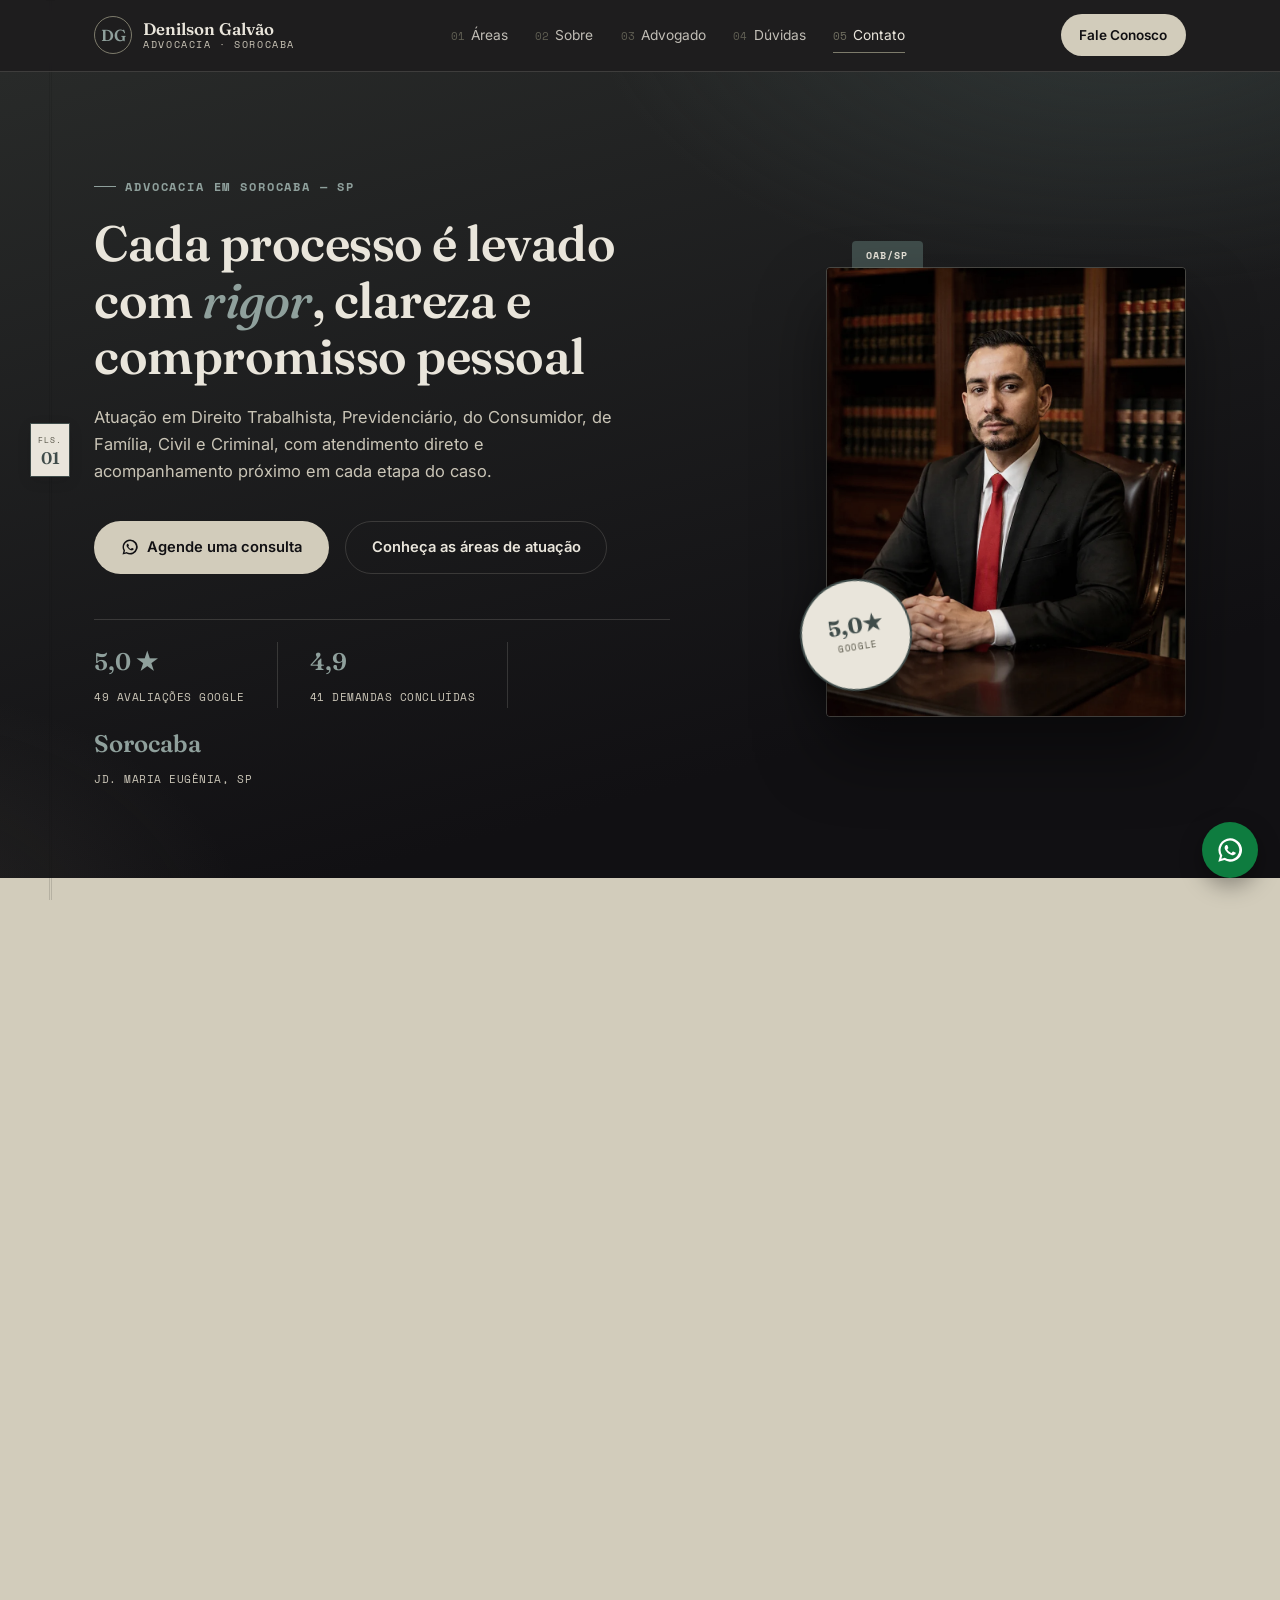
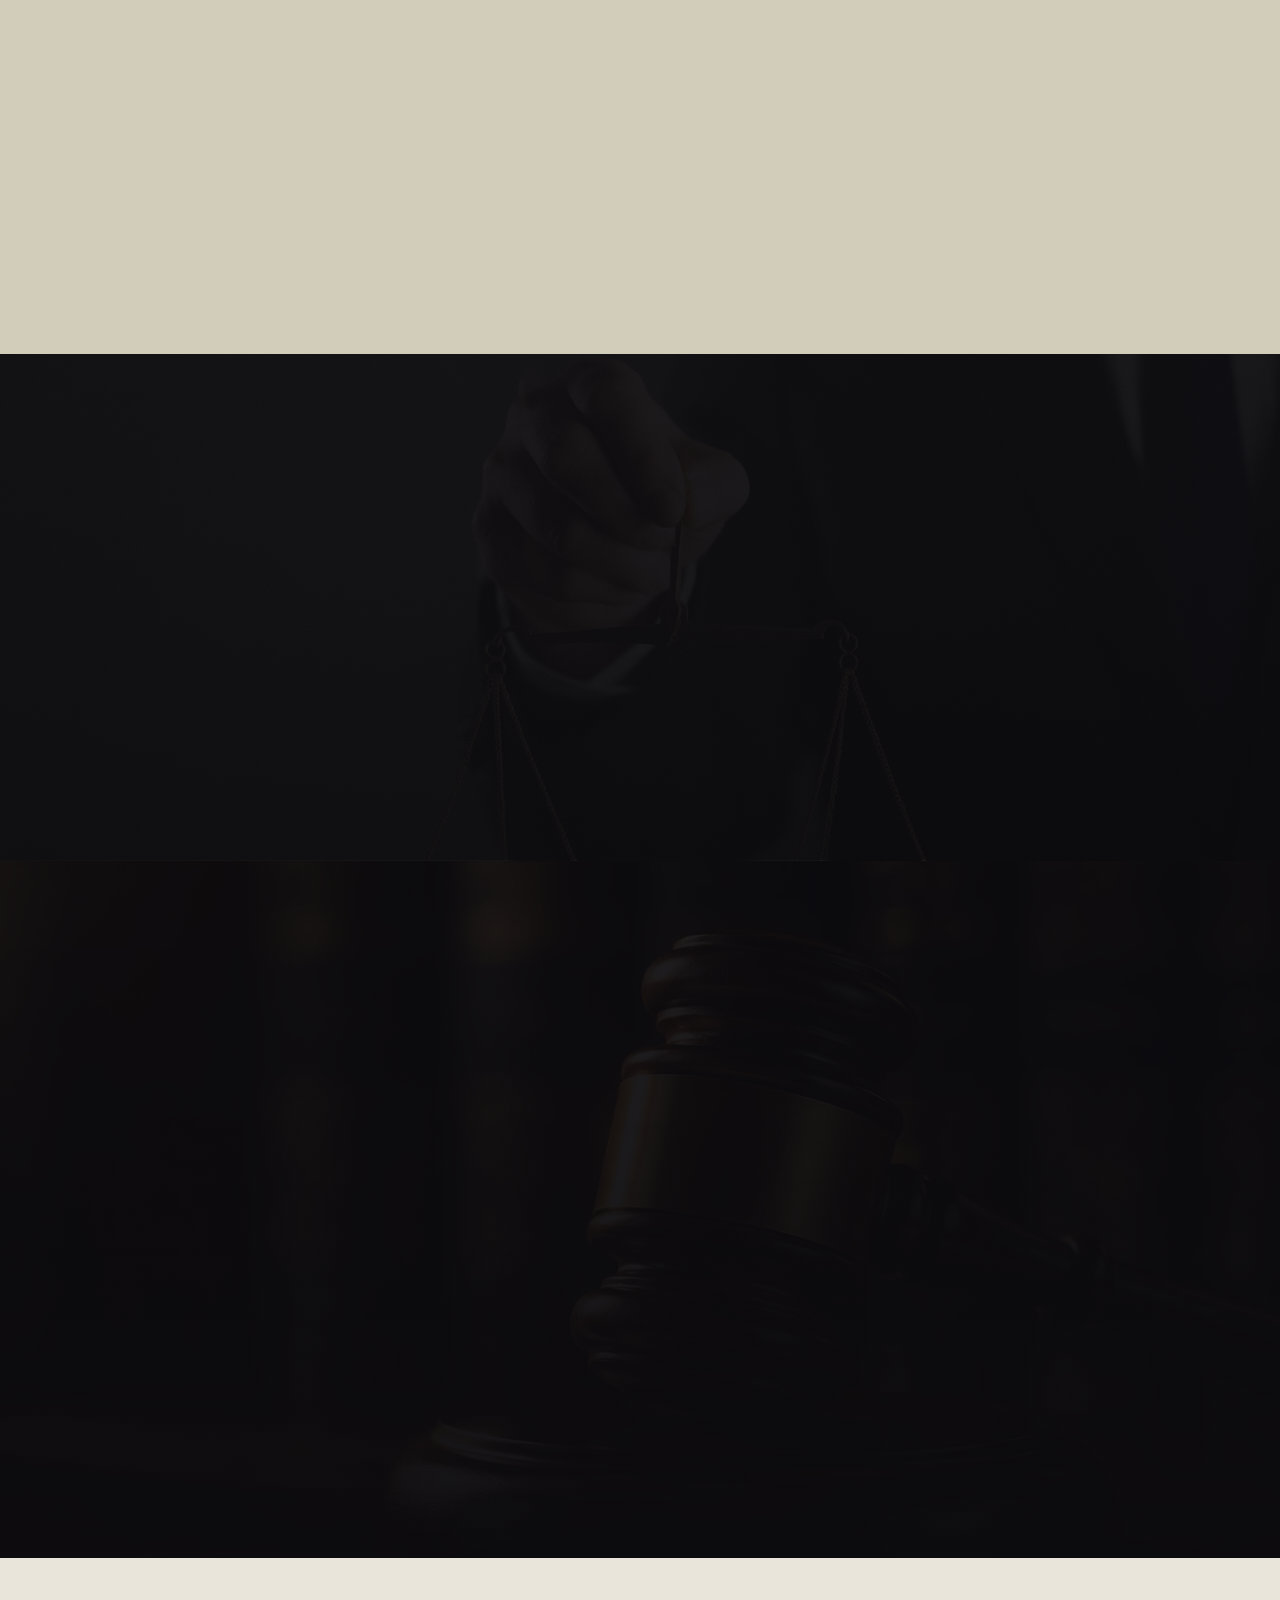
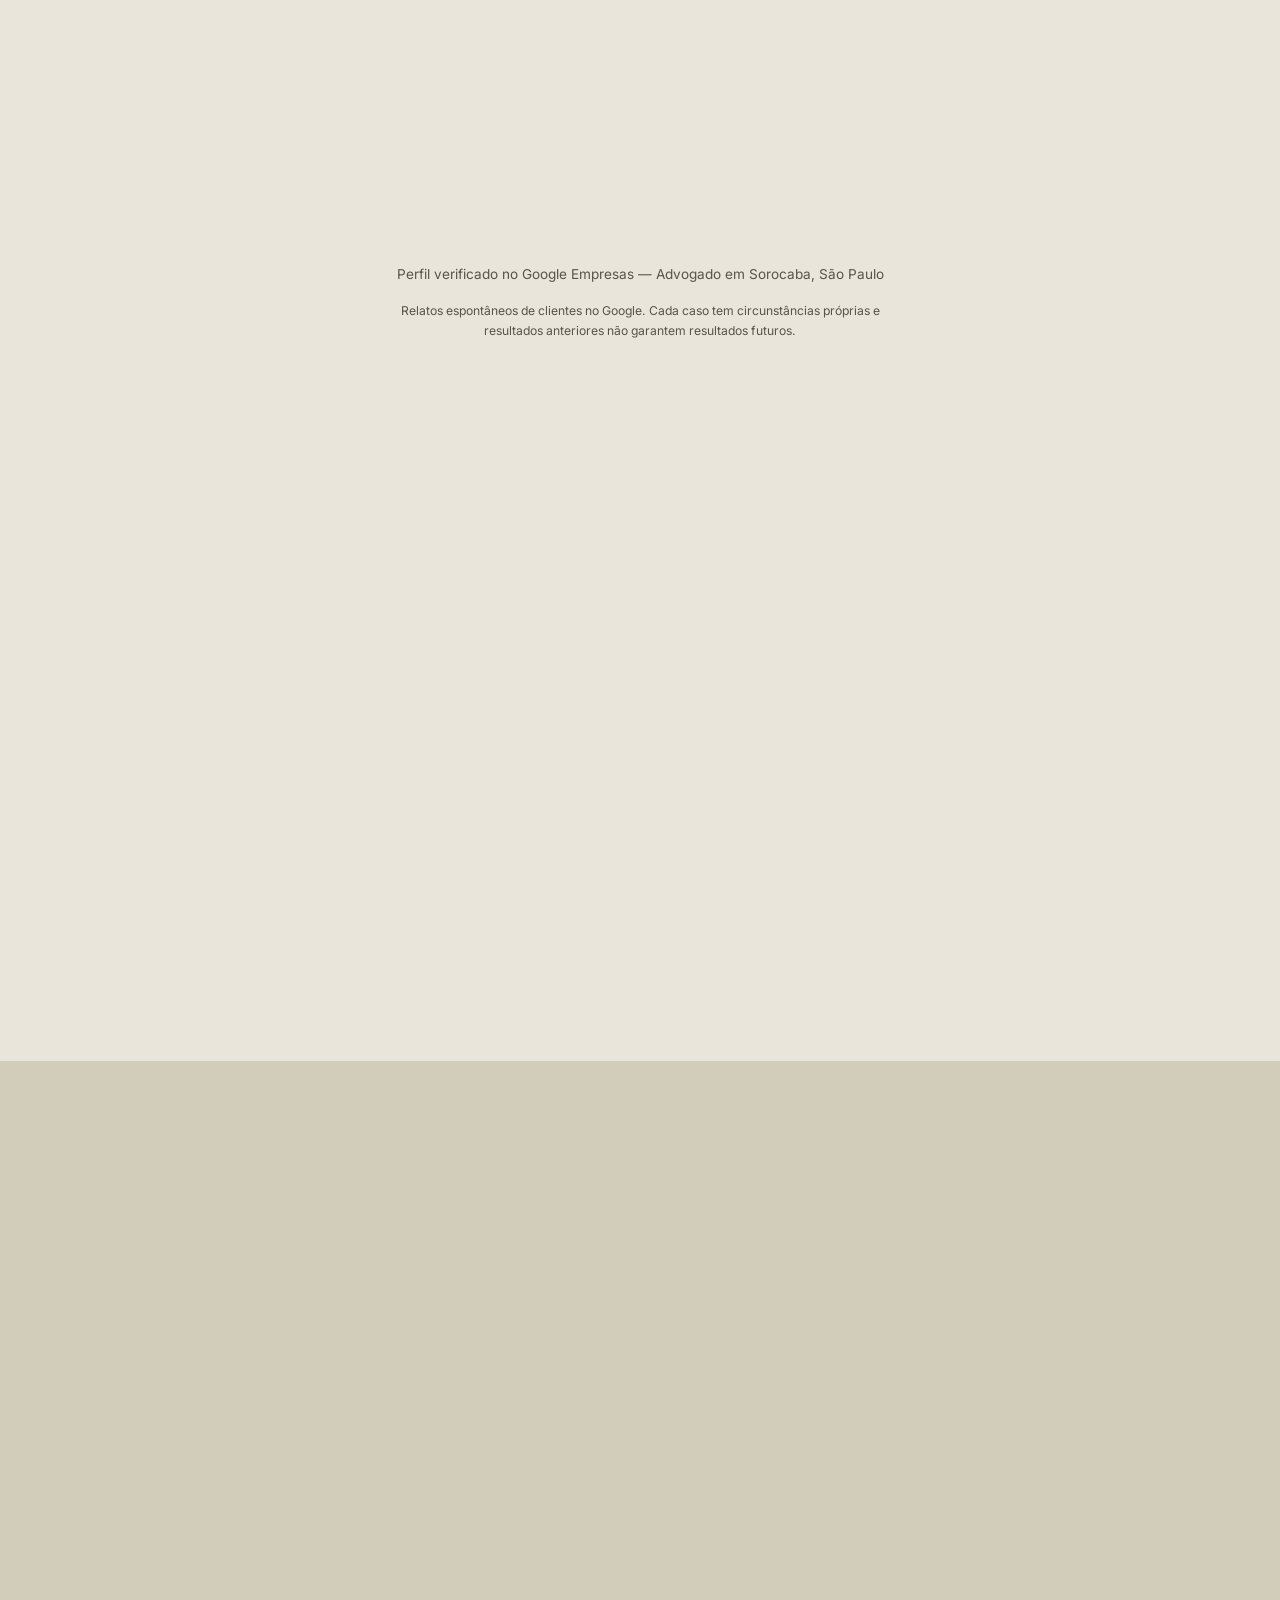
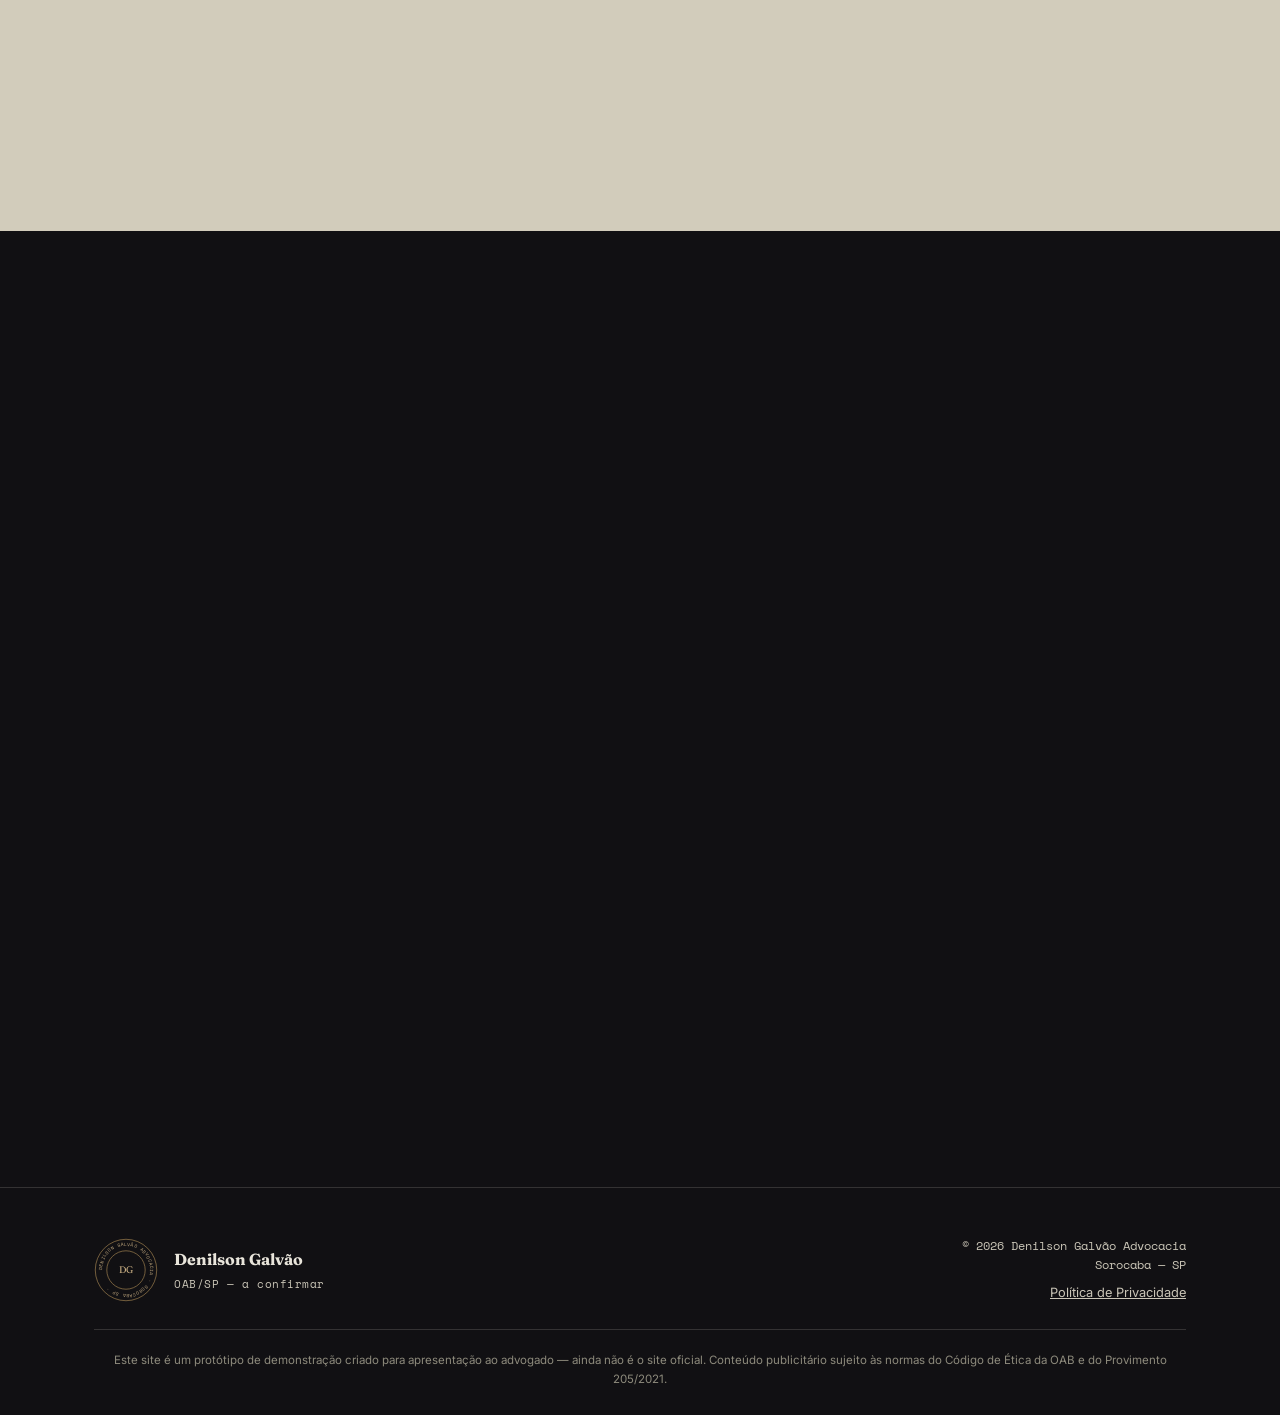
<file: index.html>
<!DOCTYPE html>
<html lang="pt-BR">
<head>
<meta charset="UTF-8">
<meta name="viewport" content="width=device-width, initial-scale=1.0">
<meta name="theme-color" content="#1c1712">
<title>Denilson Galvão Advocacia | Advogado em Sorocaba - SP</title>
<meta name="description" content="Denilson Galvão, advogado em Sorocaba, SP. Atuação em Direito Trabalhista, Previdenciário, Consumidor, Família, Civil e Criminal. Atendimento direto, avaliação 5,0 no Google.">
<link rel="canonical" href="https://SEU-DOMINIO-AQUI/">

<!-- Open Graph / Twitter Card -->
<meta property="og:type" content="website">
<meta property="og:locale" content="pt_BR">
<meta property="og:site_name" content="Denilson Galvão Advocacia">
<meta property="og:title" content="Denilson Galvão Advocacia | Advogado em Sorocaba - SP">
<meta property="og:description" content="Atuação em Direito Trabalhista, Previdenciário, Consumidor, Família, Civil e Criminal. Atendimento direto em Sorocaba, SP.">
<meta property="og:image" content="https://SEU-DOMINIO-AQUI/assets/img/retrato-denilson.webp">
<meta property="og:url" content="https://SEU-DOMINIO-AQUI/">
<meta name="twitter:card" content="summary_large_image">
<meta name="twitter:title" content="Denilson Galvão Advocacia | Advogado em Sorocaba - SP">
<meta name="twitter:description" content="Atuação em Direito Trabalhista, Previdenciário, Consumidor, Família, Civil e Criminal. Atendimento direto em Sorocaba, SP.">
<meta name="twitter:image" content="https://SEU-DOMINIO-AQUI/assets/img/retrato-denilson.webp">

<link rel="icon" href="data:image/svg+xml,%3Csvg xmlns='http://www.w3.org/2000/svg' viewBox='0 0 64 64'%3E%3Ccircle cx='32' cy='32' r='30' fill='%231c1712'/%3E%3Ccircle cx='32' cy='32' r='30' fill='none' stroke='%23ab8a54' stroke-width='2'/%3E%3Ctext x='32' y='41' font-family='Georgia,serif' font-size='26' fill='%23ab8a54' text-anchor='middle'%3EDG%3C/text%3E%3C/svg%3E">
<link rel="preconnect" href="https://fonts.googleapis.com">
<link rel="preconnect" href="https://fonts.gstatic.com" crossorigin>
<link href="https://fonts.googleapis.com/css2?family=Fraunces:ital,opsz,wght@0,9..144,400;0,9..144,500;0,9..144,600;0,9..144,700;1,9..144,500;1,9..144,600&family=Inter:wght@400;500;600;700&family=Space+Mono:wght@400;700&display=swap" rel="stylesheet">
<link rel="stylesheet" href="css/style.css">

<!-- Dados estruturados (Schema.org) — ajuda o Google a entender o negócio -->
<script type="application/ld+json">
{
  "@context": "https://schema.org",
  "@type": "Attorney",
  "name": "Denilson Galvão Advocacia",
  "image": "https://SEU-DOMINIO-AQUI/assets/img/retrato-denilson.webp",
  "telephone": "+5515996849382",
  "address": {
    "@type": "PostalAddress",
    "streetAddress": "R. Atanázio Soares, 2.783 - Sl 11, Jardim Maria Eugênia",
    "addressLocality": "Sorocaba",
    "addressRegion": "SP",
    "postalCode": "18074-385",
    "addressCountry": "BR"
  },
  "areaServed": "Sorocaba, SP",
  "url": "https://SEU-DOMINIO-AQUI/",
  "aggregateRating": {
    "@type": "AggregateRating",
    "ratingValue": "5.0",
    "reviewCount": "49"
  }
}
</script>

<!--
  Google Analytics 4 (opcional) — descomente e substitua G-XXXXXXXXXX pelo ID real
  para ativar a medição de audiência. Exige atualizar o banner/política de
  cookies em privacidade.html para mencionar o uso de analytics.

  <script async src="https://www.googletagmanager.com/gtag/js?id=G-XXXXXXXXXX"></script>
  <script>
    window.dataLayer = window.dataLayer || [];
    function gtag(){dataLayer.push(arguments);}
    gtag('js', new Date());
    gtag('config', 'G-XXXXXXXXXX');
  </script>

  Meta Pixel (opcional) — substitua SEU_PIXEL_ID pelo ID real.

  <script>
    !function(f,b,e,v,n,t,s){if(f.fbq)return;n=f.fbq=function(){n.callMethod?
    n.callMethod.apply(n,arguments):n.queue.push(arguments)};if(!f._fbq)f._fbq=n;
    n.push=n;n.loaded=!0;n.version='2.0';n.queue=[];t=b.createElement(e);t.async=!0;
    t.src=v;s=b.getElementsByTagName(e)[0];s.parentNode.insertBefore(t,s)}(window,
    document,'script','https://connect.facebook.net/en_US/fbevents.js');
    fbq('init', 'SEU_PIXEL_ID');
    fbq('track', 'PageView');
  </script>
-->
</head>
<body>

<a class="skip-link" href="#conteudo">Pular para o conteúdo</a>

<!-- Margem de folhas: acompanha a leitura como a numeração de fls. nos autos -->
<div class="margem" aria-hidden="true">
  <div class="margem-regua"></div>
  <div class="margem-traco" id="margem-traco"></div>
  <div class="margem-selo">
    <span class="margem-fls">fls.</span>
    <span class="margem-num" id="margem-num">01</span>
  </div>
</div>

<header>
  <div class="nav">
    <a class="logo" href="#topo">
      <div class="logo-seal" aria-hidden="true">DG</div>
      <div class="logo-text">
        <strong>Denilson Galvão</strong>
        <span>Advocacia · Sorocaba</span>
      </div>
    </a>
    <ul class="nav-links" id="nav-links">
      <li><a href="#areas"><i>01</i>Áreas</a></li>
      <li><a href="#sobre"><i>02</i>Sobre</a></li>
      <li><a href="#equipe"><i>03</i>Advogado</a></li>
      <li><a href="#faq"><i>04</i>Dúvidas</a></li>
      <li><a href="#contato"><i>05</i>Contato</a></li>
    </ul>
    <a class="nav-cta" href="https://wa.me/5515996849382" target="_blank" rel="noopener">Fale Conosco</a>
    <button class="menu-toggle" id="menu-toggle" aria-label="Abrir menu" aria-expanded="false" aria-controls="nav-links">☰</button>
  </div>
</header>

<main id="conteudo">

<section class="hero" id="topo">
  <div class="container hero-grid">
    <div class="hero-text">
      <span class="eyebrow claro">Advocacia em Sorocaba — SP</span>
      <h1>Cada processo é levado com <em>rigor</em>, clareza e compromisso pessoal</h1>
      <p class="sub">Atuação em Direito Trabalhista, Previdenciário, do Consumidor, de Família, Civil e Criminal, com atendimento direto e acompanhamento próximo em cada etapa do caso.</p>
      <div class="hero-actions">
        <a class="btn btn-primary" href="https://wa.me/5515996849382" target="_blank" rel="noopener">
          <svg width="18" height="18" viewBox="0 0 24 24" fill="currentColor" aria-hidden="true"><path d="M12 2a10 10 0 0 0-8.6 15L2 22l5.2-1.4A10 10 0 1 0 12 2Zm0 18a8 8 0 0 1-4.1-1.1l-.3-.2-3 .8.8-2.9-.2-.3A8 8 0 1 1 12 20Zm4.4-5.9c-.2-.1-1.4-.7-1.6-.8-.2-.1-.4-.1-.5.1-.2.2-.6.8-.8 1-.1.2-.3.2-.5.1-.2-.1-1-.4-1.9-1.2-.7-.6-1.2-1.4-1.3-1.6-.1-.2 0-.4.1-.5l.4-.4c.1-.1.2-.3.2-.4.1-.2 0-.3 0-.5s-.5-1.2-.7-1.7c-.2-.4-.4-.4-.5-.4h-.5c-.2 0-.4.1-.6.3-.2.2-.8.8-.8 1.9s.8 2.2.9 2.4c.1.2 1.6 2.5 4 3.5.6.2 1 .4 1.3.5.6.2 1.1.1 1.5-.1.5-.2 1.4-.6 1.6-1.1.2-.5.2-.9.1-1Z"/></svg>
          Agende uma consulta
        </a>
        <a class="btn btn-ghost" href="#areas">Conheça as áreas de atuação</a>
      </div>
      <div class="hero-stats">
        <div class="hero-stat"><strong>5,0 ★</strong><span>49 avaliações Google</span></div>
        <div class="hero-stat"><strong>4,9</strong><span>41 demandas concluídas</span></div>
        <div class="hero-stat"><strong>Sorocaba</strong><span>Jd. Maria Eugênia, SP</span></div>
      </div>
    </div>
    <div class="hero-photo">
      <div class="hero-photo-frame">
        <span class="hero-photo-tab">OAB/SP</span>
        <img src="assets/img/retrato-denilson.webp" alt="Dr. Denilson Galvão, advogado, em seu escritório em Sorocaba" width="900" height="1200" fetchpriority="high">
      </div>
      <div class="hero-seal" aria-hidden="true"><strong>5,0★</strong><span>Google</span></div>
    </div>
  </div>
</section>

<section class="areas" id="areas">
  <div class="container">
    <div class="section-head reveal">
      <span class="eyebrow">Áreas de Atuação</span>
      <h2>Como posso ajudar você</h2>
      <p>Atendimento direto, com orientação clara sobre cada etapa do seu caso.</p>
    </div>
    <div class="areas-list">
      <div class="area-row reveal">
        <span class="area-icon" aria-hidden="true"><svg viewBox="0 0 24 24" fill="none" stroke="currentColor" stroke-width="1.5"><rect x="3" y="7" width="18" height="13" rx="2"/><path d="M8 7V5a2 2 0 0 1 2-2h4a2 2 0 0 1 2 2v2M3 13h18"/></svg></span>
        <div class="area-body"><span class="area-tag">Art. 1º</span><h3>Direito Trabalhista</h3><p>Defesa de direitos de trabalhadores e empregadores.</p></div>
      </div>
      <div class="area-row reveal">
        <span class="area-icon" aria-hidden="true"><svg viewBox="0 0 24 24" fill="none" stroke="currentColor" stroke-width="1.5"><path d="M12 3l7 3v5c0 5-3.5 8-7 10-3.5-2-7-5-7-10V6l7-3Z"/></svg></span>
        <div class="area-body"><span class="area-tag">Art. 2º</span><h3>Direito Previdenciário</h3><p>Aposentadoria, benefícios do INSS e revisões.</p></div>
      </div>
      <div class="area-row reveal">
        <span class="area-icon" aria-hidden="true"><svg viewBox="0 0 24 24" fill="none" stroke="currentColor" stroke-width="1.5"><path d="M6 8h12l-1 12H7L6 8Z"/><path d="M9 8V6a3 3 0 0 1 6 0v2"/></svg></span>
        <div class="area-body"><span class="area-tag">Art. 3º</span><h3>Direito do Consumidor</h3><p>Defesa contra cobranças indevidas e produtos/serviços com defeito.</p></div>
      </div>
      <div class="area-row reveal">
        <span class="area-icon" aria-hidden="true"><svg viewBox="0 0 24 24" fill="none" stroke="currentColor" stroke-width="1.5"><path d="M3 11l9-7 9 7"/><path d="M5 10v9a1 1 0 0 0 1 1h4v-6h4v6h4a1 1 0 0 0 1-1v-9"/></svg></span>
        <div class="area-body"><span class="area-tag">Art. 4º</span><h3>Direito de Família</h3><p>Divórcio, pensão alimentícia, guarda e inventário.</p></div>
      </div>
      <div class="area-row reveal">
        <span class="area-icon" aria-hidden="true"><svg viewBox="0 0 24 24" fill="none" stroke="currentColor" stroke-width="1.5"><path d="M4 4h11l5 5v11a1 1 0 0 1-1 1H4a1 1 0 0 1-1-1V5a1 1 0 0 1 1-1Z"/><path d="M14 4v5h5M8 13h8M8 17h5"/></svg></span>
        <div class="area-body"><span class="area-tag">Art. 5º</span><h3>Direito Civil</h3><p>Contratos, indenizações e questões patrimoniais.</p></div>
      </div>
      <div class="area-row reveal">
        <span class="area-icon" aria-hidden="true"><svg viewBox="0 0 24 24" fill="none" stroke="currentColor" stroke-width="1.5"><path d="M14 4l6 6M4 14l6 6M12.5 5.5l6 6M3 21l4-1 9-9-3-3-9 9-1 4Z"/></svg></span>
        <div class="area-body"><span class="area-tag">Art. 6º</span><h3>Direito Criminal</h3><p>Defesa em processos criminais e acompanhamento em inquéritos.</p></div>
      </div>
    </div>
  </div>
</section>

<section id="sobre">
  <div class="container sobre">
    <div class="sobre-visual reveal grain">
      <img src="assets/img/mesa-escritorio.webp" alt="Mesa de escritório com livros de direito e balança" loading="lazy" width="1000" height="667">
      <div class="caption">Escritório · Sorocaba, SP</div>
    </div>
    <div class="sobre-texto reveal">
      <span class="eyebrow">Sobre o escritório</span>
      <h2>Compromisso com cada caso, do início ao fim</h2>
      <p>Denilson Galvão é advogado em Sorocaba, com atuação em Direito Trabalhista, Previdenciário, do Consumidor, de Família, Civil e Criminal. O atendimento é direto e pessoal: cada cliente conversa com o próprio advogado responsável pelo caso, sem intermediários.</p>
      <blockquote>"Cada cliente entende exatamente em que pé está seu processo, sem termos técnicos desnecessários."</blockquote>
      <p>Atendimento no Jardim Maria Eugênia, em Sorocaba, com foco em clareza e proximidade em cada etapa do caso.</p>
      <div class="sobre-badges">
        <div class="badge-card"><strong>5,0 ★ Google</strong><span>49 AVALIAÇÕES DE CLIENTES</span></div>
        <div class="badge-card"><strong>4,9 de nota</strong><span>EM 41 DEMANDAS REALIZADAS</span></div>
      </div>
    </div>
  </div>
</section>

<section class="diferenciais" id="diferenciais">
  <div class="container">
    <div class="section-head reveal">
      <span class="eyebrow">Por que nos escolher</span>
      <h2>O que diferencia o atendimento</h2>
    </div>
    <div class="dif-grid">
      <div class="dif-card reveal">
        <span class="dif-num">01</span>
        <h3>Atendimento direto</h3>
        <p>Você fala com o próprio advogado responsável pelo seu caso, do primeiro contato ao encerramento do processo.</p>
      </div>
      <div class="dif-card reveal">
        <span class="dif-num">02</span>
        <h3>Múltiplas áreas, um só contato</h3>
        <p>Trabalhista, previdenciário, consumidor, família, civil e criminal — atendidos pelo mesmo escritório.</p>
      </div>
      <div class="dif-card reveal">
        <span class="dif-num">03</span>
        <h3>Comunicação acessível</h3>
        <p>Explicações claras sobre o andamento do processo, sem juridiquês desnecessário.</p>
      </div>
      <div class="dif-card reveal">
        <span class="dif-num">04</span>
        <h3>Canal direto por WhatsApp</h3>
        <p>Contato objetivo para dúvidas e agendamento, sem burocracia para falar com o escritório.</p>
      </div>
    </div>
  </div>
</section>

<section class="equipe" id="equipe">
  <div class="container">
    <div class="section-head reveal">
      <span class="eyebrow">O Advogado</span>
      <h2>Quem vai cuidar do seu caso</h2>
    </div>
    <div class="equipe-card reveal">
      <div class="equipe-foto">
        <img src="assets/img/retrato-denilson.webp" alt="Dr. Denilson Galvão" loading="lazy" width="600" height="600">
      </div>
      <div class="equipe-info">
        <h3>Denilson Galvão</h3>
        <span class="cargo">Advogado</span>
        <ul class="equipe-lista">
          <li><b>OAB/SP</b><span>— a confirmar</span></li>
          <li><b>Formação</b><span>— a confirmar</span></li>
        </ul>
        <div class="equipe-areas">
          <span>Trabalhista</span>
          <span>Previdenciário</span>
          <span>Consumidor</span>
          <span>Família</span>
          <span>Civil</span>
          <span>Criminal</span>
        </div>
      </div>
    </div>
  </div>
</section>

<section class="servicos grain" id="servicos">
  <div class="container">
    <div class="section-head reveal">
      <span class="eyebrow claro">Serviços</span>
      <h2>O que fazemos no dia a dia do seu processo</h2>
    </div>
    <div class="servicos-pills reveal">
      <span class="pill">Audiências</span>
      <span class="pill">Acompanhamentos</span>
      <span class="pill">Protocolos</span>
      <span class="pill">Cópias</span>
      <span class="pill">Certidões</span>
      <span class="pill">Visitas in loco</span>
      <span class="pill">Elaboração de Peças</span>
      <span class="pill">Elaboração de Tese</span>
      <span class="pill">Exame de Processos</span>
      <span class="pill">Andamentos</span>
      <span class="pill">Sustentações Orais</span>
      <span class="pill">Distribuições</span>
    </div>
  </div>
</section>

<section class="desempenho" id="desempenho">
  <div class="container">
    <div class="section-head reveal">
      <span class="eyebrow claro">Desempenho</span>
      <h2>Números que refletem o atendimento prestado</h2>
    </div>
    <div class="desempenho-inner">
      <div class="desempenho-headline reveal">
        <div class="big-stat">4,9</div>
        <p>Nota média de satisfação em 41 demandas concluídas.</p>
      </div>
      <div class="desempenho-lista reveal">
        <div class="linha"><span class="servico">Audiências</span><span class="pontos"></span><span class="valor">5,0</span><span class="qtd">1 demanda</span></div>
        <div class="linha"><span class="servico">Acompanhamentos</span><span class="pontos"></span><span class="valor">5,0</span><span class="qtd">4 demandas</span></div>
        <div class="linha"><span class="servico">Protocolos</span><span class="pontos"></span><span class="valor">4,9</span><span class="qtd">8 demandas</span></div>
        <div class="linha"><span class="servico">Cópias</span><span class="pontos"></span><span class="valor">4,9</span><span class="qtd">23 demandas</span></div>
        <div class="linha"><span class="servico">Visitas in loco</span><span class="pontos"></span><span class="valor">5,0</span><span class="qtd">1 demanda</span></div>
        <div class="linha"><span class="servico">Certidões</span><span class="pontos"></span><span class="valor">4,8</span><span class="qtd">4 demandas</span></div>
      </div>
    </div>
  </div>
</section>

<section id="depoimentos">
  <div class="container">
    <div class="section-head reveal">
      <span class="eyebrow">Avaliações</span>
      <h2>O que dizem sobre o atendimento</h2>
    </div>
    <div class="avaliacao-geral reveal"><b>5,0</b> ★★★★★ &nbsp;— 49 avaliações no Google</div>
    <p class="avaliacao-sub">Perfil verificado no Google Empresas — Advogado em Sorocaba, São Paulo</p>
    <p class="avaliacao-disclaimer">Relatos espontâneos de clientes no Google. Cada caso tem circunstâncias próprias e resultados anteriores não garantem resultados futuros.</p>
    <div class="depo-grid">
      <div class="depo-card reveal">
        <div class="stars" aria-hidden="true">★★★★★</div>
        <p>"Só tenho a agradecer ao doutor em um momento difícil na minha vida, aonde ele resolveu o problema rapidamente, e também é uma pessoa muito prestativa que realmente se preocupa com o seu cliente."</p>
        <div class="depo-quem"><div class="avatar" aria-hidden="true">D</div><div><strong>Dinho Melo</strong><span>Avaliação no Google</span></div></div>
      </div>
      <div class="depo-card reveal">
        <div class="stars" aria-hidden="true">★★★★★</div>
        <p>"Dr Denilson é excelente, advogado meu e da minha irmã, sempre pronto para responder dúvidas e muito atencioso, recomendo de olhos fechados."</p>
        <div class="depo-quem"><div class="avatar" aria-hidden="true">S</div><div><strong>Stephanie Cristina</strong><span>Avaliação no Google</span></div></div>
      </div>
      <div class="depo-card reveal">
        <div class="stars" aria-hidden="true">★★★★★</div>
        <p>"Experiência em um momento doloroso e delicado, foi realizado o inventário, e foi feito com muito profissionalismo, agilidade e responsabilidade."</p>
        <div class="depo-quem"><div class="avatar" aria-hidden="true">A</div><div><strong>Adriana Fantinelli</strong><span>Avaliação no Google</span></div></div>
      </div>
      <div class="depo-card reveal">
        <div class="stars" aria-hidden="true">★★★★★</div>
        <p>"Excelente atendimento e profissionalismo, resolveu meu problema jurídico e todo apoio pós contrato, recomendo."</p>
        <div class="depo-quem"><div class="avatar" aria-hidden="true">E</div><div><strong>Ezequiel Rubio</strong><span>Local Guide · Google</span></div></div>
      </div>
      <div class="depo-card reveal">
        <div class="stars" aria-hidden="true">★★★★★</div>
        <p>"Ótimo advogado! Sempre atencioso, prestativo, desenvolveu um ótimo trabalho, super recomendo! Se não fosse por ele minha causa estaria perdida."</p>
        <div class="depo-quem"><div class="avatar" aria-hidden="true">I</div><div><strong>Ivanilde Cardoso</strong><span>Avaliação no Google</span></div></div>
      </div>
      <div class="depo-card reveal">
        <div class="stars" aria-hidden="true">★★★★★</div>
        <p>"Precisei fazer um processo de rescisão indireta, e o Dr. Denilson me auxiliou muito bem, com muito profissionalismo e de forma bem respeitosa."</p>
        <div class="depo-quem"><div class="avatar" aria-hidden="true">L</div><div><strong>Lucas Fiorelli</strong><span>Avaliação no Google</span></div></div>
      </div>
    </div>
  </div>
</section>

<section class="faq" id="faq">
  <div class="container">
    <div class="section-head reveal">
      <span class="eyebrow">Dúvidas Frequentes</span>
      <h2>Como funciona o atendimento</h2>
    </div>
    <div class="faq-list reveal">
      <details class="faq-item">
        <summary>Como funciona o primeiro atendimento? <span class="sinal" aria-hidden="true">+</span></summary>
        <div class="faq-resposta">Você entra em contato pelo WhatsApp ou telefone, relata brevemente a situação e, se necessário, é agendado um horário para conversar com mais detalhes sobre o caso.</div>
      </details>
      <details class="faq-item">
        <summary>Quais documentos devo separar para a consulta? <span class="sinal" aria-hidden="true">+</span></summary>
        <div class="faq-resposta">De forma geral, documentos pessoais (RG, CPF, comprovante de residência) e qualquer documento relacionado ao caso — contratos, notificações, laudos ou boletins, quando existirem. A lista exata depende da área do seu caso.</div>
      </details>
      <details class="faq-item">
        <summary>O atendimento inicial tem custo? <span class="sinal" aria-hidden="true">+</span></summary>
        <div class="faq-resposta"><span class="pendente">Informação a confirmar diretamente com o escritório.</span></div>
      </details>
      <details class="faq-item">
        <summary>O escritório atende apenas em Sorocaba? <span class="sinal" aria-hidden="true">+</span></summary>
        <div class="faq-resposta"><span class="pendente">Abrangência de comarcas e cidades atendidas a confirmar diretamente com o escritório.</span></div>
      </details>
      <details class="faq-item">
        <summary>Como faço para agendar um atendimento? <span class="sinal" aria-hidden="true">+</span></summary>
        <div class="faq-resposta">Pelo WhatsApp ou telefone (15) 99684-9382, em horário comercial.</div>
      </details>
    </div>
  </div>
</section>

<section class="contato" id="contato">
  <div class="container">
    <div class="section-head reveal">
      <span class="eyebrow claro">Contato</span>
      <h2>Vamos conversar sobre o seu caso</h2>
      <p>Envie uma mensagem e retorno o mais breve possível.</p>
    </div>
    <div class="contato-grid">
      <div class="reveal">
        <ul class="contato-info">
          <li>
            <svg viewBox="0 0 24 24" fill="none" stroke="currentColor" stroke-width="1.5" aria-hidden="true"><path d="M12 21s7-6.5 7-12a7 7 0 1 0-14 0c0 5.5 7 12 7 12Z"/><circle cx="12" cy="9" r="2.5"/></svg>
            <div><strong>Endereço</strong><span>R. Atanázio Soares, 2.783 — Sl 11, Jardim Maria Eugênia, Sorocaba - SP, 18074-385</span></div>
          </li>
          <li>
            <svg viewBox="0 0 24 24" fill="none" stroke="currentColor" stroke-width="1.5" aria-hidden="true"><path d="M3 5c0 9 7 16 16 16l3-5-6-2-2 2c-2-1-4-3-5-5l2-2-2-6-5-.5Z"/></svg>
            <div><strong>Telefone / WhatsApp</strong><a href="tel:+5515996849382">(15) 99684-9382</a></div>
          </li>
          <li>
            <svg viewBox="0 0 24 24" fill="none" stroke="currentColor" stroke-width="1.5" aria-hidden="true"><rect x="3" y="4" width="18" height="16" rx="2"/><path d="M3 8h18M8 4v4"/></svg>
            <div><strong>Atendimento</strong><span>Horário comercial</span></div>
          </li>
          <li>
            <a href="https://www.google.com/maps/search/?api=1&query=Denilson+Galv%C3%A3o+Advogado+Rua+Atanazio+Soares+2783+Sorocaba" target="_blank" rel="noopener" style="text-decoration:underline;">Ver no Google Maps →</a>
          </li>
        </ul>
        <div class="mapa">
          <iframe src="https://www.google.com/maps?q=R.+Atan%C3%A1zio+Soares,+2783+-+Jardim+Maria+Eug%C3%AAnia,+Sorocaba+-+SP,+18074-385&output=embed" title="Localização do escritório no Google Maps" loading="lazy" referrerpolicy="no-referrer-when-downgrade"></iframe>
        </div>
      </div>

      <div class="form-card reveal">
        <h3>Envie uma mensagem</h3>
        <form id="contato-form" novalidate>
          <div class="field-row">
            <div class="field">
              <label for="nome">Nome</label>
              <input id="nome" name="nome" type="text" placeholder="Seu nome" autocomplete="name" required>
            </div>
            <div class="field">
              <label for="telefone">Telefone</label>
              <input id="telefone" name="telefone" type="tel" placeholder="(15) 90000-0000" autocomplete="tel">
            </div>
          </div>
          <div class="field">
            <label for="email">E-mail</label>
            <input id="email" name="email" type="email" placeholder="seu@email.com" autocomplete="email">
          </div>
          <div class="field">
            <label for="area">Área de interesse</label>
            <select id="area" name="area">
              <option value="">Selecione (opcional)</option>
              <option value="Direito Trabalhista">Direito Trabalhista</option>
              <option value="Direito Previdenciário">Direito Previdenciário</option>
              <option value="Direito do Consumidor">Direito do Consumidor</option>
              <option value="Direito de Família">Direito de Família</option>
              <option value="Direito Civil">Direito Civil</option>
              <option value="Direito Criminal">Direito Criminal</option>
              <option value="Outro assunto">Outro assunto</option>
            </select>
          </div>
          <div class="field">
            <label for="mensagem">Mensagem</label>
            <textarea id="mensagem" name="mensagem" placeholder="Descreva brevemente seu caso" required></textarea>
          </div>
          <div class="field-consent">
            <input id="consentimento" name="consentimento" type="checkbox" required>
            <label for="consentimento">Autorizo o uso dos meus dados para retorno deste contato, conforme a <a href="privacidade.html">Política de Privacidade</a>.</label>
          </div>
          <button type="submit" class="btn btn-primary" style="width:100%;justify-content:center;">Enviar mensagem</button>
        </form>
      </div>
    </div>
  </div>
</section>

</main>

<footer>
  <div class="container">
    <div class="footer-inner">
      <div class="footer-seal">
        <svg viewBox="0 0 100 100" aria-hidden="true">
          <defs>
            <path id="selo-circulo" d="M 50,50 m -38,0 a 38,38 0 1,1 76,0 a 38,38 0 1,1 -76,0"/>
          </defs>
          <circle cx="50" cy="50" r="48" fill="none" stroke="#ab8a54" stroke-width="1"/>
          <circle cx="50" cy="50" r="30" fill="none" stroke="#ab8a54" stroke-width="1"/>
          <text font-family="Space Mono, monospace" font-size="7" fill="#c7ad82" letter-spacing="2">
            <textPath href="#selo-circulo" startOffset="0%">DENILSON GALVÃO ADVOCACIA · SOROCABA SP ·</textPath>
          </text>
          <text x="50" y="54" font-family="Fraunces, serif" font-size="15" fill="#c7ad82" text-anchor="middle">DG</text>
        </svg>
        <div class="footer-brand">
          <strong>Denilson Galvão</strong>
          <span>OAB/SP — a confirmar</span>
        </div>
      </div>
      <div>
        <div class="footer-copy">© <span id="ano"></span> Denilson Galvão Advocacia<br>Sorocaba — SP</div>
        <div class="footer-links">
          <a href="privacidade.html">Política de Privacidade</a>
        </div>
      </div>
    </div>
    <div class="demo-note">
      Este site é um protótipo de demonstração criado para apresentação ao advogado — ainda não é o site oficial. Conteúdo publicitário sujeito às normas do Código de Ética da OAB e do Provimento 205/2021.
    </div>
  </div>
</footer>

<a class="whatsapp-float" href="https://wa.me/5515996849382" target="_blank" rel="noopener" aria-label="Falar no WhatsApp">
  <svg viewBox="0 0 24 24" fill="currentColor" aria-hidden="true"><path d="M12 2a10 10 0 0 0-8.6 15L2 22l5.2-1.4A10 10 0 1 0 12 2Zm0 18a8 8 0 0 1-4.1-1.1l-.3-.2-3 .8.8-2.9-.2-.3A8 8 0 1 1 12 20Zm4.4-5.9c-.2-.1-1.4-.7-1.6-.8-.2-.1-.4-.1-.5.1-.2.2-.6.8-.8 1-.1.2-.3.2-.5.1-.2-.1-1-.4-1.9-1.2-.7-.6-1.2-1.4-1.3-1.6-.1-.2 0-.4.1-.5l.4-.4c.1-.1.2-.3.2-.4.1-.2 0-.3 0-.5s-.5-1.2-.7-1.7c-.2-.4-.4-.4-.5-.4h-.5c-.2 0-.4.1-.6.3-.2.2-.8.8-.8 1.9s.8 2.2.9 2.4c.1.2 1.6 2.5 4 3.5.6.2 1 .4 1.3.5.6.2 1.1.1 1.5-.1.5-.2 1.4-.6 1.6-1.1.2-.5.2-.9.1-1Z"/></svg>
</a>

<script src="js/main.js"></script>
</body>
</html>
</file>
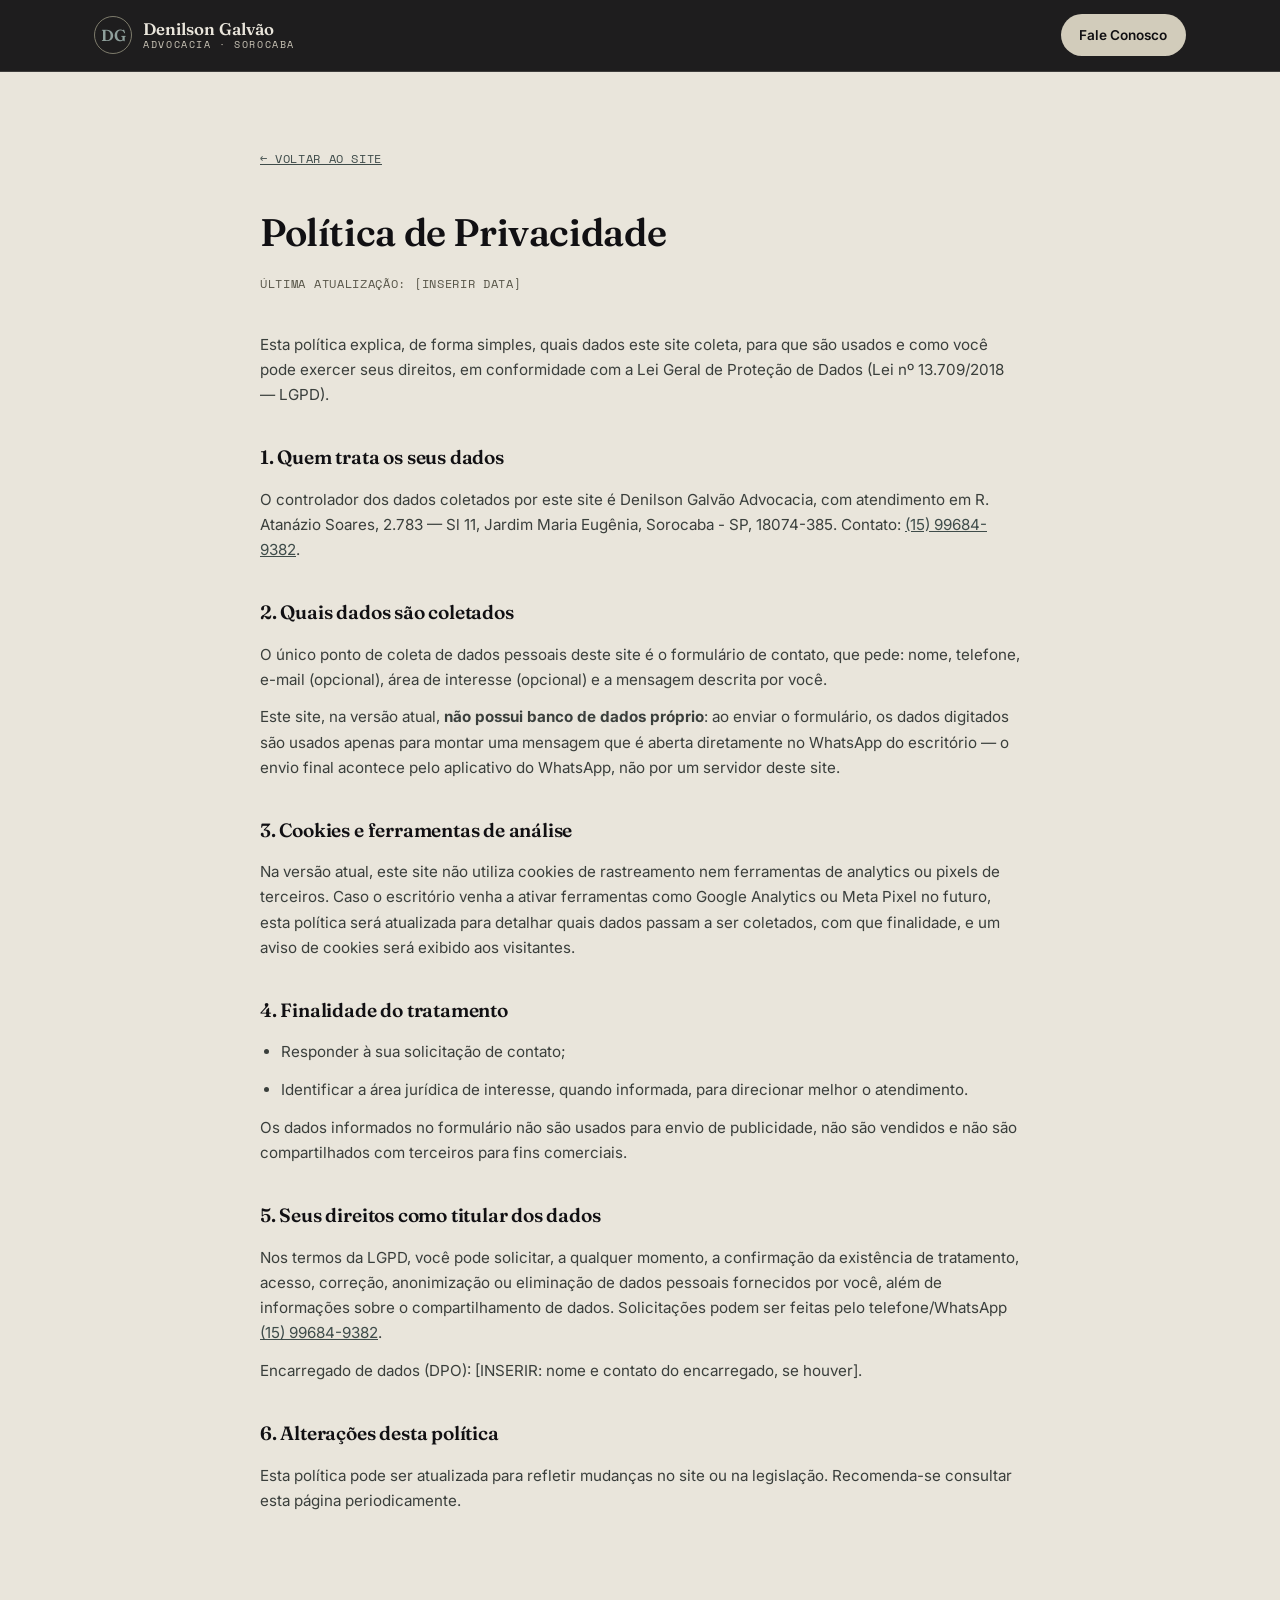
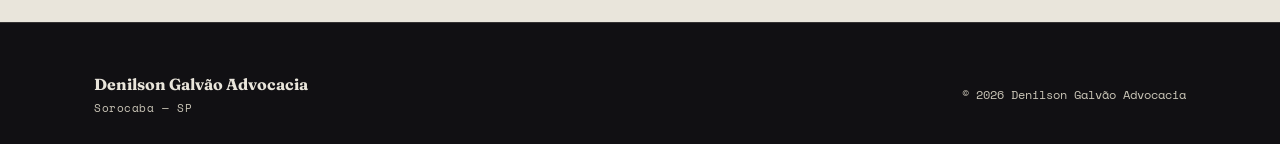
<file: privacidade.html>
<!DOCTYPE html>
<html lang="pt-BR">
<head>
<meta charset="UTF-8">
<meta name="viewport" content="width=device-width, initial-scale=1.0">
<meta name="theme-color" content="#1c1712">
<title>Política de Privacidade | Denilson Galvão Advocacia</title>
<meta name="description" content="Política de privacidade e tratamento de dados pessoais do site de Denilson Galvão Advocacia, em conformidade com a LGPD.">
<meta name="robots" content="noindex,follow">
<link rel="icon" href="data:image/svg+xml,%3Csvg xmlns='http://www.w3.org/2000/svg' viewBox='0 0 64 64'%3E%3Ccircle cx='32' cy='32' r='30' fill='%231c1712'/%3E%3Ccircle cx='32' cy='32' r='30' fill='none' stroke='%23ab8a54' stroke-width='2'/%3E%3Ctext x='32' y='41' font-family='Georgia,serif' font-size='26' fill='%23ab8a54' text-anchor='middle'%3EDG%3C/text%3E%3C/svg%3E">
<link rel="preconnect" href="https://fonts.googleapis.com">
<link rel="preconnect" href="https://fonts.gstatic.com" crossorigin>
<link href="https://fonts.googleapis.com/css2?family=Fraunces:ital,opsz,wght@0,9..144,400;0,9..144,500;0,9..144,600;0,9..144,700&family=Inter:wght@400;500;600;700&family=Space+Mono:wght@400;700&display=swap" rel="stylesheet">
<link rel="stylesheet" href="css/style.css">
</head>
<body>

<header>
  <div class="nav">
    <a class="logo" href="index.html">
      <div class="logo-seal" aria-hidden="true">DG</div>
      <div class="logo-text">
        <strong>Denilson Galvão</strong>
        <span>Advocacia · Sorocaba</span>
      </div>
    </a>
    <a class="nav-cta" href="https://wa.me/5515996849382" target="_blank" rel="noopener">Fale Conosco</a>
  </div>
</header>

<main class="container pagina-simples">
  <a class="voltar" href="index.html">← Voltar ao site</a>
  <h1>Política de Privacidade</h1>
  <span class="atualizado">Última atualização: [INSERIR DATA]</span>

  <p>Esta política explica, de forma simples, quais dados este site coleta, para que são usados e como você pode exercer seus direitos, em conformidade com a Lei Geral de Proteção de Dados (Lei nº 13.709/2018 — LGPD).</p>

  <h2>1. Quem trata os seus dados</h2>
  <p>O controlador dos dados coletados por este site é Denilson Galvão Advocacia, com atendimento em R. Atanázio Soares, 2.783 — Sl 11, Jardim Maria Eugênia, Sorocaba - SP, 18074-385. Contato: <a href="tel:+5515996849382">(15) 99684-9382</a>.</p>

  <h2>2. Quais dados são coletados</h2>
  <p>O único ponto de coleta de dados pessoais deste site é o formulário de contato, que pede: nome, telefone, e-mail (opcional), área de interesse (opcional) e a mensagem descrita por você.</p>
  <p>Este site, na versão atual, <strong>não possui banco de dados próprio</strong>: ao enviar o formulário, os dados digitados são usados apenas para montar uma mensagem que é aberta diretamente no WhatsApp do escritório — o envio final acontece pelo aplicativo do WhatsApp, não por um servidor deste site.</p>

  <h2>3. Cookies e ferramentas de análise</h2>
  <p>Na versão atual, este site não utiliza cookies de rastreamento nem ferramentas de analytics ou pixels de terceiros. Caso o escritório venha a ativar ferramentas como Google Analytics ou Meta Pixel no futuro, esta política será atualizada para detalhar quais dados passam a ser coletados, com que finalidade, e um aviso de cookies será exibido aos visitantes.</p>

  <h2>4. Finalidade do tratamento</h2>
  <ul>
    <li>Responder à sua solicitação de contato;</li>
    <li>Identificar a área jurídica de interesse, quando informada, para direcionar melhor o atendimento.</li>
  </ul>
  <p>Os dados informados no formulário não são usados para envio de publicidade, não são vendidos e não são compartilhados com terceiros para fins comerciais.</p>

  <h2>5. Seus direitos como titular dos dados</h2>
  <p>Nos termos da LGPD, você pode solicitar, a qualquer momento, a confirmação da existência de tratamento, acesso, correção, anonimização ou eliminação de dados pessoais fornecidos por você, além de informações sobre o compartilhamento de dados. Solicitações podem ser feitas pelo telefone/WhatsApp <a href="tel:+5515996849382">(15) 99684-9382</a>.</p>
  <p>Encarregado de dados (DPO): [INSERIR: nome e contato do encarregado, se houver].</p>

  <h2>6. Alterações desta política</h2>
  <p>Esta política pode ser atualizada para refletir mudanças no site ou na legislação. Recomenda-se consultar esta página periodicamente.</p>
</main>

<footer>
  <div class="container">
    <div class="footer-inner">
      <div class="footer-brand">
        <strong>Denilson Galvão Advocacia</strong>
        <span>Sorocaba — SP</span>
      </div>
      <div class="footer-copy">© <span id="ano"></span> Denilson Galvão Advocacia</div>
    </div>
  </div>
</footer>

<script src="js/main.js"></script>
</body>
</html>
</file>
<file: css/style.css>
/* ==========================================================================
   Paleta — preto, verde-ardósia, pedra e areia.
   As quatro cores base vieram da referência do cliente; os tons derivados
   existem porque uma paleta de quatro cores não cobre sozinha os estados de
   uma interface (fundos alternados, texto secundário, bordas, foco).
   Todos os pares em uso foram conferidos em contraste WCAG AA.
   ========================================================================== */
:root{
  /* Escuros — base #111013 */
  --tinta:#111013;
  --tinta-2:#1c1d1f;
  --tinta-3:#282a29;

  /* Claros — base #D2CCBB */
  --papel:#e9e5db;      /* fundo principal */
  --papel-2:#d2ccbb;    /* faixas alternadas (cor da referência) */
  --papel-3:#f4f1ea;    /* cartões, um degrau acima do fundo */

  /* Verde-ardósia — cor de marca (ocupa o lugar do antigo vinho) */
  --verde:#3f4c4a;
  --verde-medio:#55655f;
  --verde-claro:#8fa09c; /* apenas sobre fundo escuro: 6,93:1 no carvão */

  /* Pedra — decorativa e texto secundário */
  --pedra:#7d7b6b;       /* bordas e filetes; contraste baixo demais para texto */
  --pedra-escura:#575548;

  /* Texto */
  --texto:#3a3f3c;
  --texto-suave:#575548;
  --texto-claro:#cac5b7; /* sobre escuro: 11:1 */
  --texto-tenue:#8d8a7c; /* letras miúdas sobre escuro */

  --linha:rgba(17,16,19,0.14);
  --linha-clara:rgba(233,229,219,0.16);
  --veu-claro:rgba(233,229,219,0.06);
  --verde-veu:rgba(63,76,74,0.15);
  --pedra-veu:rgba(125,123,107,0.10);

  --whatsapp:#0e7c3f; /* verde escurecido: o #25D366 oficial não atinge AA com texto branco */
  --foco:#3f4c4a;
  --grain:url("data:image/svg+xml,%3Csvg xmlns='http://www.w3.org/2000/svg' width='140' height='140'%3E%3Cfilter id='n'%3E%3CfeTurbulence type='fractalNoise' baseFrequency='0.85' numOctaves='2' stitchTiles='stitch'/%3E%3CfeColorMatrix type='matrix' values='0 0 0 0 0 0 0 0 0 0 0 0 0 0 0 0 0 0 0.35 0'/%3E%3C/filter%3E%3Crect width='100%25' height='100%25' filter='url(%23n)'/%3E%3C/svg%3E");
}
*{margin:0;padding:0;box-sizing:border-box;}
html{scroll-behavior:smooth;}
body{
  font-family:'Inter',sans-serif;
  background:var(--papel);
  color:var(--tinta);
  line-height:1.65;
  -webkit-font-smoothing:antialiased;
  overflow-x:hidden;
}
h1,h2,h3{font-family:'Fraunces',serif;font-weight:600;letter-spacing:-.01em;}
a{color:inherit;}
img,svg{display:block;max-width:100%;}
.container{max-width:1140px;margin:0 auto;padding:0 1.5rem;}
.eyebrow{
  display:inline-flex;align-items:center;gap:.55rem;
  text-transform:uppercase;letter-spacing:.16em;
  font-family:'Space Mono',monospace;
  font-size:.72rem;font-weight:700;color:var(--verde);
}
.eyebrow::before{content:"";width:1.4rem;height:1px;background:var(--pedra);}
.eyebrow.claro{color:var(--verde-claro);}
.eyebrow.claro::before{background:var(--verde-claro);}
.grain{position:relative;}
.grain::before{
  content:"";position:absolute;inset:0;background-image:var(--grain);
  background-size:140px 140px;mix-blend-mode:overlay;opacity:.5;pointer-events:none;
}
.grain > *{position:relative;z-index:1;}

/* Acessibilidade */
.skip-link{
  position:absolute;left:1rem;top:-3rem;z-index:100;
  background:var(--verde);color:#fff;padding:.7rem 1.2rem;border-radius:6px;
  font-size:.85rem;font-weight:600;text-decoration:none;transition:top .2s ease;
}
.skip-link:focus{top:1rem;}
a:focus-visible, button:focus-visible, input:focus-visible, textarea:focus-visible, select:focus-visible, summary:focus-visible{
  outline:2px solid var(--foco);outline-offset:3px;border-radius:2px;
}

/* HEADER */
header{
  position:sticky;top:0;z-index:50;
  background:rgba(17,16,19,0.94);
  backdrop-filter:blur(8px);
  border-bottom:1px solid var(--linha-clara);
  box-shadow:0 0 0 rgba(0,0,0,0);
  transition:box-shadow .35s ease, background .35s ease;
}
header.scrolled{background:rgba(12,11,14,0.98);box-shadow:0 10px 30px rgba(0,0,0,.3);}
.nav{display:flex;align-items:center;justify-content:space-between;gap:1.5rem;padding:.9rem 1.5rem;max-width:1140px;margin:0 auto;color:var(--papel);}
.logo{display:flex;align-items:center;gap:.7rem;text-decoration:none;}
.logo-seal{width:38px;height:38px;flex-shrink:0;border-radius:50%;border:1.4px solid var(--pedra);display:flex;align-items:center;justify-content:center;font-family:'Fraunces',serif;font-weight:600;font-size:1rem;color:var(--verde-claro);}
.logo-text{display:flex;flex-direction:column;line-height:1.15;}
.logo-text strong{font-family:'Fraunces',serif;font-size:1.05rem;font-weight:600;color:var(--papel);}
.logo-text span{font-family:'Space Mono',monospace;font-size:.62rem;letter-spacing:.16em;text-transform:uppercase;color:var(--texto-claro);}
.nav-links{display:flex;gap:1.7rem;list-style:none;font-size:.86rem;}
.nav-links a{text-decoration:none;opacity:.8;transition:opacity .2s;position:relative;display:inline-flex;align-items:baseline;gap:.4rem;}
.nav-links a i{font-style:normal;font-family:'Space Mono',monospace;font-size:.68rem;color:var(--pedra);opacity:.85;}
.nav-links a:hover,.nav-links a.active{opacity:1;}
.nav-links a::after{content:"";position:absolute;left:0;bottom:-6px;width:0;height:1px;background:var(--pedra);transition:width .25s ease;}
.nav-links a:hover::after,.nav-links a.active::after{width:100%;}
.nav-cta{display:inline-flex;align-items:center;gap:.5rem;background:var(--papel-2);color:var(--tinta);padding:.55rem 1.1rem;border-radius:999px;font-size:.85rem;font-weight:600;text-decoration:none;white-space:nowrap;border:1px solid transparent;transition:background .25s ease;}
.nav-cta:hover{background:var(--papel-3);}
.menu-toggle{display:none;background:none;border:0;color:var(--papel);font-size:1.5rem;cursor:pointer;}

/* HERO */
.hero{
  background:
    radial-gradient(ellipse 900px 500px at 88% -10%, rgba(63,76,74,0.5), transparent 60%),
    radial-gradient(ellipse 700px 500px at -10% 110%, rgba(125,123,107,0.18), transparent 55%),
    linear-gradient(165deg, var(--tinta-3) 0%, var(--tinta) 78%);
  color:var(--papel);padding:6rem 0 5.5rem;position:relative;overflow:hidden;
}
@keyframes heroUp{from{opacity:0;transform:translateY(20px);}to{opacity:1;transform:translateY(0);}}
.hero-grid{display:grid;grid-template-columns:1.12fr .88fr;gap:4rem;align-items:center;text-align:left;position:relative;}
.hero-text .eyebrow{margin-bottom:1.2rem;animation:heroUp .8s ease .1s both;}
.hero-text h1{font-size:clamp(2.1rem,4.2vw,3.1rem);font-weight:600;line-height:1.14;margin-bottom:1.2rem;animation:heroUp .8s ease .2s both;}
.hero-text h1 em{font-style:italic;color:var(--verde-claro);font-weight:500;}
.hero-text p.sub{color:var(--texto-claro);max-width:520px;margin-bottom:2.2rem;font-size:1.03rem;animation:heroUp .8s ease .32s both;}
.hero-actions{display:flex;gap:1rem;flex-wrap:wrap;margin-bottom:2.8rem;animation:heroUp .8s ease .44s both;}
.btn{display:inline-flex;align-items:center;gap:.55rem;padding:.85rem 1.6rem;border-radius:999px;font-weight:600;font-size:.92rem;text-decoration:none;border:1px solid transparent;transition:transform .15s ease, opacity .15s ease, background .2s ease;cursor:pointer;font-family:'Inter',sans-serif;}
.btn:hover{transform:translateY(-1px);}
/* Botão principal em areia sobre os fundos escuros (11,8:1). O verde-ardósia
   da marca tem luminosidade próxima do carvão e sumiria como preenchimento;
   o verde do WhatsApp seria o único ponto saturado da paleta. */
.btn-primary{background:var(--papel-2);color:var(--tinta);}
.btn-primary:hover{background:var(--papel-3);}
.btn-ghost{border-color:var(--linha-clara);color:var(--papel);background:transparent;}
.btn-ghost:hover{background:rgba(233,229,219,0.07);}

.hero-stats{display:flex;animation:heroUp .8s ease .56s both;border-top:1px solid var(--linha-clara);padding-top:1.4rem;flex-wrap:wrap;row-gap:1rem;}
.hero-stat{padding-right:2rem;margin-right:2rem;border-right:1px solid var(--linha-clara);}
.hero-stat:last-child{border-right:0;margin-right:0;padding-right:0;}
.hero-stat strong{display:block;font-family:'Fraunces',serif;font-weight:600;font-size:1.5rem;color:var(--verde-claro);}
.hero-stat span{font-family:'Space Mono',monospace;font-size:.66rem;color:var(--texto-claro);text-transform:uppercase;letter-spacing:.05em;}

.hero-photo{position:relative;animation:heroUp .9s ease .3s both;max-width:360px;margin-left:auto;}
.hero-photo-frame{position:relative;padding-top:1.6rem;}
.hero-photo-tab{
  position:absolute;top:0;left:1.6rem;background:var(--verde);color:var(--papel);
  font-family:'Space Mono',monospace;font-size:.64rem;letter-spacing:.1em;text-transform:uppercase;
  padding:.4rem .9rem;border-radius:4px 4px 0 0;font-weight:700;
}
/* height:auto neutraliza o atributo height do <img> (que existe para evitar CLS) e deixa o aspect-ratio definir a altura */
/* A saturação é contida porque a gravata vermelha do retrato era o par do
   antigo vinho; nesta paleta ela seria o único ponto saturado da página.
   O corte é leve (.72) para não deixar a pele acinzentada. */
.hero-photo img{width:100%;height:auto;aspect-ratio:4/5;object-fit:cover;object-position:50% 12%;border-radius:4px;border:1px solid rgba(125,123,107,.45);box-shadow:0 35px 70px rgba(0,0,0,.45);filter:saturate(.72);}
.hero-seal{
  position:absolute;left:-1.6rem;bottom:1.6rem;
  width:112px;height:112px;border-radius:50%;
  background:var(--papel);color:var(--tinta);border:2px solid var(--verde);
  display:flex;flex-direction:column;align-items:center;justify-content:center;
  box-shadow:0 16px 32px rgba(0,0,0,.4);
  transform:rotate(-9deg);text-align:center;
}
.hero-seal strong{font-family:'Fraunces',serif;font-size:1.35rem;line-height:1;color:var(--verde);}
.hero-seal span{font-family:'Space Mono',monospace;font-size:.55rem;letter-spacing:.08em;text-transform:uppercase;color:var(--texto-suave);margin-top:.2rem;}

@media (max-width:860px){
  .hero-grid{grid-template-columns:1fr;text-align:center;}
  .hero-text{order:2;}
  .hero-photo{order:1;max-width:260px;margin:0 auto 3rem;}
  .hero-actions{justify-content:center;}
  .hero-stats{justify-content:center;}
  .hero-stat{border-right:0;margin-right:1.2rem;padding-right:1.2rem;}
  .hero-text p.sub{margin-left:auto;margin-right:auto;}
  .hero-seal{left:50%;transform:translateX(-50%) rotate(-6deg);bottom:-1.4rem;}
}

/* SECTIONS */
section{padding:6rem 0;}
.section-head{max-width:680px;margin:0 auto 3.4rem;text-align:center;}
.section-head .eyebrow{margin-bottom:.9rem;}
.section-head h2{font-size:clamp(1.7rem,3.2vw,2.35rem);}
.section-head p{color:var(--texto-suave);margin-top:.9rem;}

.reveal{opacity:0;transform:translateY(26px);transition:opacity .7s ease, transform .7s ease;}
.reveal.is-visible{opacity:1;transform:translateY(0);}

/* Sobre */
.sobre{display:grid;grid-template-columns:.92fr 1.18fr;gap:4rem;align-items:center;}
.sobre-texto p{color:var(--texto);margin-bottom:1.1rem;}
.sobre-texto blockquote{
  font-family:'Fraunces',serif;font-style:italic;font-weight:500;color:var(--verde);
  font-size:1.15rem;line-height:1.5;border-left:2px solid var(--pedra);padding-left:1.2rem;margin:1.4rem 0;
}
.sobre-badges{display:grid;grid-template-columns:1fr 1fr;gap:1rem;margin-top:1.6rem;}
.badge-card{background:var(--tinta);color:var(--papel);padding:1.15rem 1.25rem;border-radius:8px;transition:transform .25s ease;border:1px solid var(--linha-clara);}
.badge-card:hover{transform:translateY(-3px);}
.badge-card strong{display:block;font-family:'Fraunces',serif;color:var(--verde-claro);font-size:1.2rem;}
.badge-card span{font-family:'Space Mono',monospace;font-size:.7rem;color:var(--texto-claro);letter-spacing:.02em;}
.sobre-visual{
  border-radius:6px;aspect-ratio:4/5;
  position:relative;overflow:hidden;border:1px solid var(--linha);
}
.sobre-visual img{width:100%;height:100%;object-fit:cover;}
.sobre-visual .caption{
  position:absolute;left:0;right:0;bottom:0;padding:.9rem 1.2rem;
  background:linear-gradient(0deg, rgba(0,0,0,.6), transparent);
  color:var(--papel);font-family:'Space Mono',monospace;font-size:.65rem;letter-spacing:.06em;text-transform:uppercase;
}

/* Áreas — artigos numerados */
.areas{background:var(--papel-2);}
.areas-list{display:grid;grid-template-columns:1fr 1fr;column-gap:3.2rem;}
.area-row{display:flex;gap:1.1rem;align-items:flex-start;padding:1.6rem 0;border-bottom:1px solid var(--linha);}
.area-row:nth-child(1){transition-delay:.05s;}
.area-row:nth-child(2){transition-delay:.12s;}
.area-row:nth-child(3){transition-delay:.19s;}
.area-row:nth-child(4){transition-delay:.26s;}
.area-row:nth-child(5){transition-delay:.33s;}
.area-row:nth-child(6){transition-delay:.4s;}
.area-icon{
  width:2.6rem;height:2.6rem;flex-shrink:0;border-radius:50%;border:1px solid var(--pedra);
  display:flex;align-items:center;justify-content:center;color:var(--verde);margin-top:.15rem;
}
.area-icon svg{width:18px;height:18px;}
.area-body h3{font-size:1.04rem;font-weight:600;font-family:'Inter',sans-serif;margin-bottom:.3rem;}
.area-body .area-tag{display:block;font-family:'Space Mono',monospace;font-size:.62rem;letter-spacing:.1em;text-transform:uppercase;color:var(--verde);margin-bottom:.35rem;}
.area-body p{font-size:.87rem;color:var(--texto-suave);}
@media (max-width:860px){ .areas-list{grid-template-columns:1fr;} }

/* Diferenciais */
.diferenciais{background:var(--papel);}
.dif-grid{display:grid;grid-template-columns:repeat(4,1fr);gap:1.4rem;}
.dif-card{border:1px solid var(--linha);border-radius:10px;padding:1.8rem 1.5rem;background:var(--papel-3);transition:transform .25s ease, box-shadow .25s ease;}
.dif-card:hover{transform:translateY(-4px);box-shadow:0 14px 30px rgba(17,16,19,.08);}
.dif-num{font-family:'Space Mono',monospace;font-size:.72rem;color:var(--verde);letter-spacing:.1em;margin-bottom:.8rem;display:block;}
.dif-card h3{font-size:1rem;font-family:'Inter',sans-serif;font-weight:600;margin-bottom:.5rem;}
.dif-card p{font-size:.85rem;color:var(--texto-suave);}
@media (max-width:960px){ .dif-grid{grid-template-columns:1fr 1fr;} }
@media (max-width:600px){ .dif-grid{grid-template-columns:1fr;} }

/* Equipe / advogado */
.equipe{background:var(--papel-2);}
.equipe-card{
  display:grid;grid-template-columns:.55fr 1.45fr;gap:2.6rem;align-items:center;
  background:var(--papel-3);border:1px solid var(--linha);border-radius:14px;padding:2.2rem;max-width:840px;margin:0 auto;
}
.equipe-foto{border-radius:8px;overflow:hidden;aspect-ratio:1/1;}
.equipe-foto img{width:100%;height:100%;object-fit:cover;object-position:50% 20%;filter:saturate(.72);}
.equipe-info h3{font-size:1.3rem;margin-bottom:.15rem;}
.equipe-info .cargo{font-family:'Space Mono',monospace;font-size:.72rem;color:var(--verde);text-transform:uppercase;letter-spacing:.08em;margin-bottom:1rem;display:block;}
.equipe-lista{list-style:none;margin-bottom:1rem;}
.equipe-lista li{display:flex;gap:.5rem;font-size:.85rem;padding:.35rem 0;border-bottom:1px dashed var(--linha);color:var(--texto);}
.equipe-lista li:last-child{border-bottom:0;}
.equipe-lista b{font-family:'Space Mono',monospace;font-weight:700;font-size:.68rem;text-transform:uppercase;letter-spacing:.04em;color:var(--texto-suave);min-width:9rem;flex-shrink:0;}
.equipe-areas{display:flex;flex-wrap:wrap;gap:.4rem;}
.equipe-areas span{font-size:.74rem;border:1px solid var(--linha);border-radius:999px;padding:.25rem .7rem;color:var(--texto-suave);}
@media (max-width:720px){ .equipe-card{grid-template-columns:1fr;} .equipe-foto{max-width:220px;margin:0 auto;} }

/* Serviços */
.servicos{
  position:relative;
  background:
    linear-gradient(165deg, rgba(17,16,19,0.93), rgba(12,11,14,0.97)),
    url('../assets/img/justica-hero.webp');
  background-size:cover;background-position:center 30%;
  color:var(--papel);
}
.servicos .section-head p{color:var(--texto-claro);}
.servicos-pills{display:flex;flex-wrap:wrap;gap:.65rem;justify-content:center;}
.pill{
  background:rgba(233,229,219,0.05);border:1px solid var(--linha-clara);border-radius:999px;
  padding:.55rem 1.15rem;font-size:.84rem;color:var(--papel);font-family:'Inter',sans-serif;
  transition:border-color .2s ease, background .2s ease;
}
.pill:hover{border-color:var(--pedra);background:var(--pedra-veu);}

/* Desempenho */
.desempenho{
  background:
    linear-gradient(180deg, rgba(12,11,14,0.92), rgba(12,11,14,0.97)),
    url('../assets/img/martelo-macro.webp');
  background-size:cover;background-position:center;
  color:var(--papel);
}
.desempenho .section-head{margin-bottom:0;}
.desempenho-inner{display:grid;grid-template-columns:.82fr 1.18fr;gap:4rem;align-items:center;padding-top:1.2rem;}
.desempenho-headline{text-align:left;}
.big-stat{font-family:'Fraunces',serif;font-size:5.2rem;font-weight:600;color:var(--verde-claro);line-height:1;margin:.7rem 0 .5rem;}
.desempenho-headline p{color:var(--texto-claro);font-size:.95rem;max-width:280px;}
.desempenho-lista{display:flex;flex-direction:column;}
.linha{display:flex;align-items:baseline;gap:.6rem;padding:.85rem 0;border-bottom:1px solid var(--linha-clara);font-size:.95rem;}
.linha .servico{white-space:nowrap;}
.linha .pontos{flex:1;border-bottom:1px dotted rgba(233,229,219,.28);transform:translateY(-4px);}
.linha .valor{white-space:nowrap;color:var(--verde-claro);font-weight:700;font-family:'Space Mono',monospace;}
.linha .qtd{color:var(--texto-tenue);font-size:.76rem;white-space:nowrap;min-width:6.5rem;text-align:right;font-family:'Space Mono',monospace;}
@media (max-width:860px){
  .desempenho-inner{grid-template-columns:1fr;text-align:center;}
  .desempenho-headline{text-align:center;}
  .desempenho-headline p{margin:0 auto;}
  .linha{font-size:.86rem;}
  .linha .qtd{min-width:auto;}
}

/* Depoimentos */
.stars{color:var(--verde);font-size:.95rem;letter-spacing:.1em;margin-bottom:.8rem;}
.avaliacao-geral{display:flex;align-items:center;justify-content:center;gap:.6rem;margin-bottom:.8rem;font-size:.95rem;color:var(--texto);flex-wrap:wrap;}
.avaliacao-geral b{font-family:'Fraunces',serif;font-size:1.4rem;color:var(--verde);}
.avaliacao-sub{text-align:center;color:var(--texto-suave);font-size:.85rem;margin-bottom:1rem;}
.avaliacao-disclaimer{text-align:center;color:var(--texto-suave);font-size:.76rem;max-width:520px;margin:0 auto 2.6rem;}
.depo-grid{display:grid;grid-template-columns:repeat(auto-fit,minmax(260px,1fr));gap:1.5rem;}
.depo-card{
  position:relative;background:var(--papel-3);border:1px solid var(--linha);border-radius:10px;
  padding:1.7rem 1.6rem 1.5rem;box-shadow:0 4px 18px rgba(17,16,19,.04);
  transition:transform .3s ease, box-shadow .3s ease;overflow:hidden;
}
.depo-card::before{
  content:"\201C";position:absolute;top:-.6rem;right:.8rem;font-family:'Fraunces',serif;font-style:italic;
  font-size:4.5rem;color:var(--papel-2);z-index:0;line-height:1;
}
.depo-card:hover{transform:translateY(-5px);box-shadow:0 16px 34px rgba(17,16,19,.1);}
.depo-card p{position:relative;font-size:.9rem;color:var(--texto);z-index:1;}
.depo-quem{position:relative;display:flex;align-items:center;gap:.7rem;margin-top:1.2rem;z-index:1;}
.avatar{
  width:36px;height:36px;border-radius:50%;flex-shrink:0;
  background:var(--tinta);color:var(--verde-claro);
  display:flex;align-items:center;justify-content:center;
  font-family:'Fraunces',serif;font-weight:600;font-size:.9rem;
}
.depo-quem strong{display:block;font-size:.9rem;}
.depo-quem span{font-size:.76rem;color:var(--texto-suave);}

/* FAQ */
.faq{background:var(--papel-2);}
.faq-list{max-width:760px;margin:0 auto;}
.faq-item{background:var(--papel-3);border:1px solid var(--linha);border-radius:10px;margin-bottom:.9rem;overflow:hidden;}
.faq-item summary{
  list-style:none;cursor:pointer;padding:1.2rem 1.4rem;font-weight:600;font-size:.96rem;
  display:flex;justify-content:space-between;align-items:center;gap:1rem;
}
.faq-item summary::-webkit-details-marker{display:none;}
.faq-item summary .sinal{font-family:'Space Mono',monospace;color:var(--verde);font-size:1.1rem;flex-shrink:0;transition:transform .2s ease;}
.faq-item[open] summary .sinal{transform:rotate(45deg);}
.faq-item .faq-resposta{padding:0 1.4rem 1.3rem;color:var(--texto-suave);font-size:.9rem;}
.faq-resposta .pendente{color:var(--verde);font-style:italic;}

/* Botão flutuante do WhatsApp */
.whatsapp-float{
  position:fixed;right:1.4rem;bottom:1.4rem;z-index:70;
  width:56px;height:56px;border-radius:50%;
  background:var(--whatsapp);color:#fff;
  display:flex;align-items:center;justify-content:center;
  box-shadow:0 8px 22px rgba(0,0,0,.35);
  text-decoration:none;
  animation:wa-pulse 2.6s ease-in-out infinite;
  transition:transform .2s ease;
}
.whatsapp-float:hover{transform:scale(1.08);}
.whatsapp-float svg{width:28px;height:28px;}
@keyframes wa-pulse{
  0%,100%{box-shadow:0 8px 22px rgba(0,0,0,.35), 0 0 0 0 rgba(14,124,63,.45);}
  50%{box-shadow:0 8px 22px rgba(0,0,0,.35), 0 0 0 10px rgba(14,124,63,0);}
}
@media (max-width:680px){
  .whatsapp-float{right:1rem;bottom:1rem;width:52px;height:52px;}
}

/* Contato */
.contato{background:var(--tinta);color:var(--papel);}
.contato .section-head p{color:var(--texto-claro);}
.contato-grid{display:grid;grid-template-columns:.9fr 1.1fr;gap:3.5rem;}
.contato-info li{list-style:none;display:flex;gap:.9rem;margin-bottom:1.5rem;align-items:flex-start;}
.contato-info svg{width:19px;height:19px;color:var(--pedra);flex-shrink:0;margin-top:.2rem;}
.contato-info strong{display:block;font-size:.9rem;font-family:'Space Mono',monospace;letter-spacing:.04em;text-transform:uppercase;font-weight:700;margin-bottom:.25rem;}
.contato-info span, .contato-info a{font-size:.92rem;color:var(--texto-claro);text-decoration:none;}
.contato-info a:hover{color:var(--papel);}
.mapa{border-radius:10px;overflow:hidden;border:1px solid var(--linha-clara);margin-top:1.6rem;}
.mapa iframe{width:100%;height:220px;border:0;display:block;}

.form-card{background:transparent;padding:0;}
.form-card h3{font-size:1.05rem;margin-bottom:1.4rem;font-family:'Fraunces',serif;font-weight:600;color:var(--verde-claro);}
.field{margin-bottom:1.4rem;}
.field-row{display:grid;grid-template-columns:1fr 1fr;gap:1.2rem;}
.field label{display:block;font-family:'Space Mono',monospace;font-size:.68rem;letter-spacing:.08em;text-transform:uppercase;color:var(--texto-claro);margin-bottom:.5rem;}
.field input, .field textarea, .field select{
  width:100%;padding:.6rem .1rem;border:none;border-bottom:1px solid var(--linha-clara);
  background:transparent;color:var(--papel);font-family:'Inter',sans-serif;font-size:.95rem;
  transition:border-color .2s ease;
}
.field select{cursor:pointer;}
.field select option{color:#000;}
.field input:focus, .field textarea:focus, .field select:focus{border-color:var(--pedra);}
.field textarea{resize:vertical;min-height:80px;}
.field input::placeholder, .field textarea::placeholder{color:var(--texto-tenue);}
.field-consent{display:flex;align-items:flex-start;gap:.7rem;margin-bottom:1.5rem;}
.field-consent input{width:auto;margin-top:.2rem;accent-color:var(--pedra);flex-shrink:0;}
.field-consent label{font-family:'Inter',sans-serif;text-transform:none;letter-spacing:0;font-size:.82rem;color:var(--texto-claro);}
.field-consent a{text-decoration:underline;color:var(--verde-claro);}
@media (max-width:560px){ .field-row{grid-template-columns:1fr;} }

footer{background:var(--tinta);color:var(--texto-claro);padding:3rem 0 1.6rem;border-top:1px solid var(--linha-clara);font-size:.8rem;}
.footer-inner{display:flex;justify-content:space-between;flex-wrap:wrap;gap:1.4rem;align-items:center;}
.footer-seal{display:flex;align-items:center;gap:1rem;}
.footer-seal svg{width:64px;height:64px;flex-shrink:0;}
.footer-brand strong{display:block;font-family:'Fraunces',serif;color:var(--papel);font-size:1rem;}
.footer-brand span{font-family:'Space Mono',monospace;font-size:.68rem;letter-spacing:.05em;}
.footer-copy{font-family:'Space Mono',monospace;font-size:.72rem;text-align:right;}
.footer-links{display:flex;gap:1.2rem;justify-content:flex-end;margin-top:.5rem;flex-wrap:wrap;}
.footer-links a{text-decoration:underline;color:var(--texto-claro);}
.footer-links a:hover{color:var(--papel);}
.demo-note{text-align:center;font-size:.72rem;color:var(--texto-tenue);padding-top:1.3rem;margin-top:1.6rem;border-top:1px solid var(--linha-clara);}

@media (max-width:860px){
  .sobre, .contato-grid{grid-template-columns:1fr;}
  .sobre-visual{order:-1;aspect-ratio:16/9;}
}
/* O menu vira hambúrguer em 900px: com 5 itens, logo e botão, a barra já
   não cabe em 768px — o CTA transbordava a viewport. */
@media (max-width:900px){
  .nav-links, .nav-cta{display:none;}
  .menu-toggle{display:block;}
  .nav-links.open{display:flex;flex-direction:column;position:absolute;top:100%;left:0;right:0;background:var(--tinta);padding:1.3rem 1.5rem;gap:1.2rem;border-bottom:1px solid var(--linha-clara);}
  .nav-links.open a{opacity:1;}
}
@media (max-width:680px){
  .footer-inner{flex-direction:column;text-align:center;}
  .footer-copy, .footer-links{text-align:center;justify-content:center;}
}
/* ==========================================================================
   Movimento — vocabulário de papel e carimbo
   Os gestos vêm do mundo do dossiê: o carimbo que bate, o marca-texto que
   passa, a régua que risca a folha, a numeração de folhas na margem.
   ========================================================================== */

/* --- Margem de folhas: numeração "fls." como nos autos de um processo --- */
.margem{
  position:fixed;left:1.9rem;top:0;bottom:0;z-index:40;
  display:flex;flex-direction:column;align-items:center;justify-content:center;
  gap:.8rem;pointer-events:none;
}
/* A régua dupla da margem, como a linha vermelha do papel almaço */
.margem-regua{
  position:absolute;top:0;bottom:0;left:50%;width:3px;margin-left:-1.5px;
  border-left:1px solid var(--linha);
  border-right:1px solid var(--linha);
}
.margem-selo{
  position:relative;
  background:var(--papel);
  border:1px solid var(--verde);
  padding:.6rem .4rem;
  display:flex;flex-direction:column;align-items:center;gap:.15rem;
  box-shadow:0 4px 14px rgba(17,16,19,.1);
}
.margem-fls{
  font-family:'Space Mono',monospace;font-size:.52rem;
  letter-spacing:.14em;text-transform:uppercase;color:var(--texto-suave);
}
.margem-num{
  font-family:'Fraunces',serif;font-size:1.05rem;line-height:1;
  color:var(--verde);font-weight:600;
  font-variant-numeric:lining-nums tabular-nums;
}
.margem-traco{
  position:absolute;left:50%;width:9px;height:1px;margin-left:-4.5px;
  background:var(--pedra);opacity:.5;
}
@media (max-width:1240px){ .margem{display:none;} }

/* --- Carimbo: o selo do Google bate na foto ao abrir a página --- */
@keyframes carimbar{
  0%   {opacity:0;transform:scale(2.5) rotate(-26deg);}
  55%  {opacity:1;transform:scale(.93) rotate(-6deg);}
  74%  {transform:scale(1.05) rotate(-11deg);}
  88%  {transform:scale(.99) rotate(-8.4deg);}
  100% {opacity:1;transform:scale(1) rotate(-9deg);}
}
.hero-seal{animation:carimbar .85s cubic-bezier(.2,.75,.25,1) 1.05s both;}

/* --- Marca-texto: uma passada de destaque ao percorrer as áreas --- */
.area-row{position:relative;overflow:hidden;transition:padding-left .35s ease;}
.area-row::before{
  content:"";position:absolute;inset:0;z-index:0;
  background:linear-gradient(90deg,
    rgba(63,76,74,.14) 0%,
    rgba(63,76,74,.06) 60%,
    transparent 100%);
  transform:scaleX(0);transform-origin:left center;
  transition:transform .5s cubic-bezier(.16,1,.3,1);
}
.area-row:hover::before{transform:scaleX(1);}
.area-row:hover{padding-left:.7rem;}
.area-row > *{position:relative;z-index:1;}
.area-row .area-icon{transition:border-color .35s ease, color .35s ease;}
.area-row:hover .area-icon{border-color:var(--verde);color:var(--verde);}

/* --- Régua: um risco corre sob o título ao revelar a seção --- */
.section-head h2{position:relative;display:inline-block;}
.section-head h2::after{
  content:"";position:absolute;left:0;right:0;bottom:-.5rem;height:1px;
  background:var(--pedra);
  transform:scaleX(0);transform-origin:left center;
  transition:transform .8s cubic-bezier(.16,1,.3,1) .2s;
}
.section-head.is-visible h2::after{transform:scaleX(1);}

/* --- Cascata nas linhas de desempenho --- */
.desempenho-lista .linha{
  opacity:0;transform:translateX(-14px);
  transition:opacity .6s ease, transform .6s cubic-bezier(.16,1,.3,1);
}
.desempenho-lista.is-visible .linha{opacity:1;transform:translateX(0);}
.desempenho-lista.is-visible .linha:nth-child(1){transition-delay:.06s;}
.desempenho-lista.is-visible .linha:nth-child(2){transition-delay:.14s;}
.desempenho-lista.is-visible .linha:nth-child(3){transition-delay:.22s;}
.desempenho-lista.is-visible .linha:nth-child(4){transition-delay:.30s;}
.desempenho-lista.is-visible .linha:nth-child(5){transition-delay:.38s;}
.desempenho-lista.is-visible .linha:nth-child(6){transition-delay:.46s;}

/* --- Cartões de depoimento: a aspa reage --- */
.depo-card::before{transition:color .35s ease, transform .45s cubic-bezier(.16,1,.3,1);}
.depo-card:hover::before{color:rgba(63,76,74,.16);transform:translateY(3px) scale(1.06);}

@media (max-width:860px){
  /* No mobile o selo fica centralizado; o carimbo precisa terminar ali */
  @keyframes carimbar{
    0%   {opacity:0;transform:translateX(-50%) scale(2.5) rotate(-22deg);}
    55%  {opacity:1;transform:translateX(-50%) scale(.93) rotate(-3deg);}
    74%  {transform:translateX(-50%) scale(1.05) rotate(-8deg);}
    100% {opacity:1;transform:translateX(-50%) scale(1) rotate(-6deg);}
  }
}

@media (prefers-reduced-motion: reduce){
  .reveal{opacity:1 !important;transform:none !important;}
  .hero-seal{animation:none !important;}
  .desempenho-lista .linha{opacity:1 !important;transform:none !important;}
  .section-head h2::after{transform:scaleX(1) !important;}
  .area-row::before{display:none;}
  *, *::before, *::after{animation-duration:0.001ms !important;animation-iteration-count:1 !important;transition-duration:0.001ms !important;scroll-behavior:auto !important;}
}

/* Página institucional simples (privacidade) */
.pagina-simples{padding:4.5rem 0 6rem;max-width:760px;}
.pagina-simples h1{font-size:clamp(1.8rem,4vw,2.4rem);margin-bottom:.6rem;}
.pagina-simples .atualizado{font-family:'Space Mono',monospace;font-size:.72rem;color:var(--texto-suave);text-transform:uppercase;letter-spacing:.06em;margin-bottom:2.4rem;display:block;}
.pagina-simples h2{font-size:1.2rem;margin:2.2rem 0 .8rem;}
.pagina-simples p, .pagina-simples li{color:var(--texto);font-size:.95rem;margin-bottom:.8rem;}
.pagina-simples ul{padding-left:1.3rem;}
.pagina-simples a{color:var(--verde);text-decoration:underline;}
.voltar{display:inline-flex;align-items:center;gap:.4rem;font-family:'Space Mono',monospace;font-size:.78rem;text-transform:uppercase;letter-spacing:.05em;color:var(--verde);text-decoration:none;margin-bottom:2rem;}
</file>
